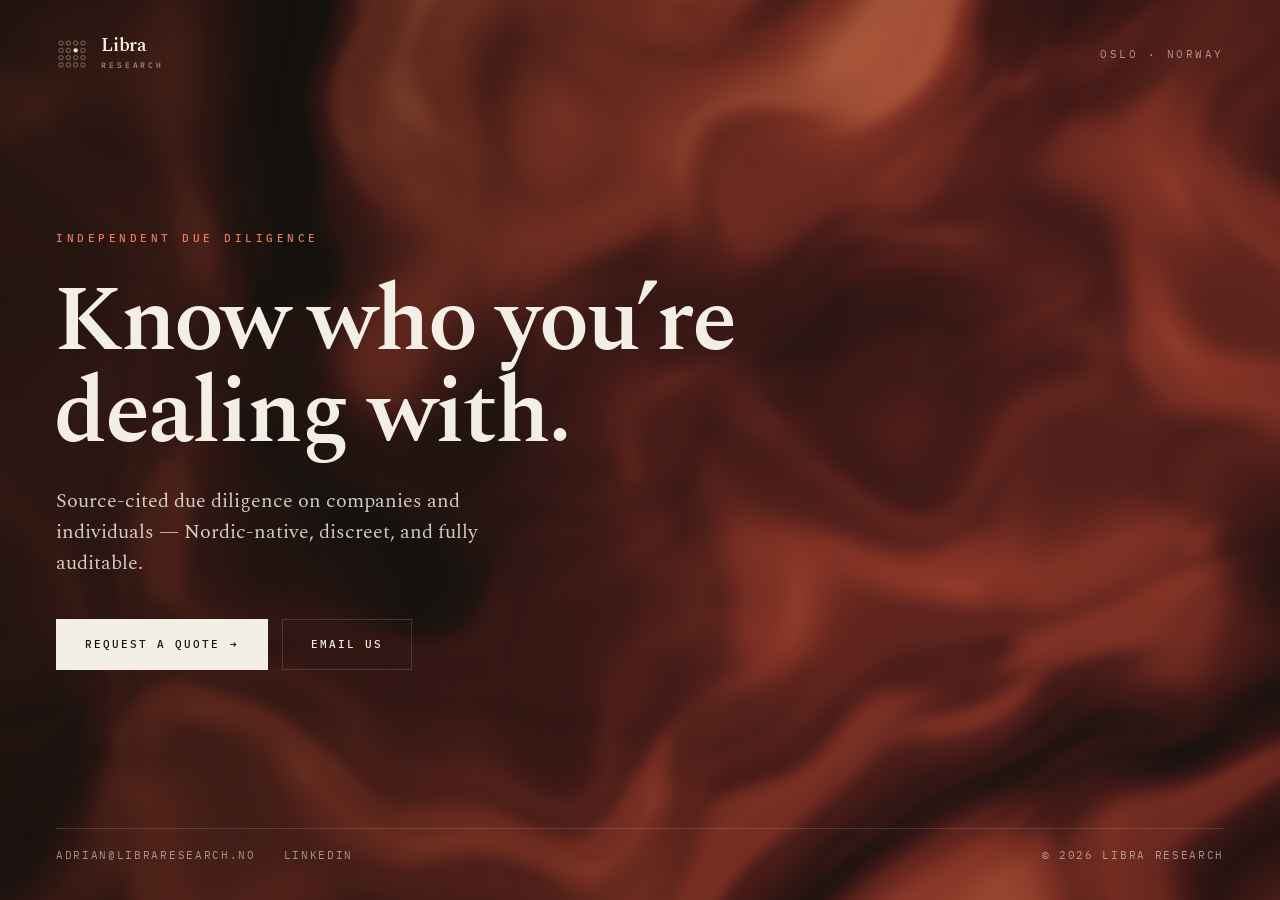
<file: index.html>
<!DOCTYPE html>
<html lang="en">
<head>
  <meta charset="UTF-8">
  <meta name="viewport" content="width=device-width, initial-scale=1.0">
  <title>Libra Research — OSINT Due Diligence, Oslo</title>
  <meta name="description" content="Libra Research — independent, source-cited OSINT due diligence on companies and individuals. Nordic-native, discreet, fully auditable. Oslo, Norway. Request a quote.">
  <link rel="canonical" href="https://libraresearch.no/">
  <meta name="theme-color" content="#14120d">

  <meta property="og:type" content="website">
  <meta property="og:url" content="https://libraresearch.no/">
  <meta property="og:title" content="Libra Research — OSINT Due Diligence">
  <meta property="og:description" content="Independent, source-cited due diligence on companies and individuals. Nordic-native. Oslo, Norway.">
  <meta name="twitter:card" content="summary">

  <link rel="icon" type="image/svg+xml" href="assets/favicon.svg">

  <link rel="preconnect" href="https://fonts.googleapis.com">
  <link rel="preconnect" href="https://fonts.gstatic.com" crossorigin>
  <link href="https://fonts.googleapis.com/css2?family=IBM+Plex+Mono:wght@400;500&family=Spectral:ital,wght@0,400;0,500;0,600;1,400;1,500&display=swap" rel="stylesheet">

  <script type="application/ld+json">
  {
    "@context": "https://schema.org",
    "@type": "ProfessionalService",
    "name": "Libra Research",
    "description": "Independent OSINT due diligence and business intelligence. Analyst-grade, source-cited dossiers on companies and individuals.",
    "url": "https://libraresearch.no/",
    "email": "adrian@libraresearch.no",
    "address": {
      "@type": "PostalAddress",
      "addressLocality": "Oslo",
      "addressCountry": "NO"
    },
    "areaServed": "Nordics and international",
    "sameAs": ["https://www.linkedin.com/company/certa-research/"]
  }
  </script>

  <style>
  /* ==========================================================================
     Libra Research — single-screen cover.
     A slow flowing gradient (WebGL) in our oxblood/ember warmth on deep ink,
     behind a minimal statement. Static gradient fallback for reduced-motion.
     ========================================================================== */

  :root {
    --ink:      #14120d;
    --paper:    #f3efe6;
    --muted:    rgba(243, 239, 230, 0.56);
    --hair:     rgba(243, 239, 230, 0.16);
    --accent:   oklch(0.7 0.14 38);   /* warm ember/oxblood — for the small kicker only */

    --serif: "Spectral", Georgia, "Times New Roman", serif;
    --mono:  "IBM Plex Mono", ui-monospace, "SF Mono", Menlo, monospace;
    --gutter: 56px;
  }

  *, *::before, *::after { box-sizing: border-box; }
  html { -webkit-font-smoothing: antialiased; text-rendering: optimizeLegibility; }

  body {
    margin: 0;
    background: var(--ink);
    color: var(--paper);
    font-family: var(--serif);
    font-size: 17px;
    line-height: 1.6;
    font-feature-settings: "liga" 1, "kern" 1;
    -webkit-tap-highlight-color: transparent;
  }
  a { color: inherit; }
  h1, p { margin: 0; }

  @media (max-width: 720px) { :root { --gutter: 24px; } }

  .mono { font-family: var(--mono); }

  .skip {
    position: absolute; left: -9999px; top: 0; z-index: 50;
    font-family: var(--mono); font-size: 12px; letter-spacing: 0.1em;
    background: var(--paper); color: var(--ink); padding: 12px 20px;
  }
  .skip:focus { left: 0; }
  :focus-visible { outline: 2px solid var(--paper); outline-offset: 4px; }

  /* ---- flowing background ---- */

  .bg {
    position: fixed; inset: 0; z-index: -2; width: 100%; height: 100%;
    display: block;
    /* fallback / pre-paint: a static version of the same palette */
    background:
      radial-gradient(80% 70% at 72% 38%, rgba(150,58,40,0.42) 0%, rgba(150,58,40,0) 55%),
      radial-gradient(70% 60% at 88% 78%, rgba(120,40,32,0.40) 0%, rgba(120,40,32,0) 60%),
      radial-gradient(90% 80% at 18% 90%, rgba(70,26,26,0.45) 0%, rgba(70,26,26,0) 60%),
      var(--ink);
  }

  /* legibility lift on the left, where the statement sits */
  .cover::before {
    content: ""; position: fixed; inset: 0; z-index: -1; pointer-events: none;
    background: linear-gradient(100deg, rgba(20,18,13,0.64) 0%, rgba(20,18,13,0.24) 40%, rgba(20,18,13,0) 68%);
  }

  /* ---- cover shell ---- */

  .cover {
    position: relative;
    min-height: 100vh; min-height: 100svh;
    display: flex; flex-direction: column;
    padding: clamp(22px, 4vh, 40px) var(--gutter);
    overflow: hidden;
  }

  .cover-top { display: flex; align-items: center; justify-content: space-between; gap: 18px; }
  .brand { display: flex; align-items: center; gap: 13px; text-decoration: none; }
  .brand .mk { width: 32px; height: 32px; display: block; color: var(--paper); }
  .brand .words { display: flex; flex-direction: column; }
  .brand .nm { font-family: var(--serif); font-weight: 600; font-size: 19px; line-height: 1; letter-spacing: -0.01em; }
  .brand .ds { font-family: var(--mono); font-size: 8px; font-weight: 500; letter-spacing: 0.36em; text-transform: uppercase; color: var(--muted); margin-top: 4px; }
  .cover-loc { font-family: var(--mono); font-size: 10.5px; letter-spacing: 0.24em; text-transform: uppercase; color: var(--muted); }

  .cover-center { flex: 1; display: flex; flex-direction: column; justify-content: center; padding: 48px 0; }
  .kicker {
    font-family: var(--mono); font-size: 11px; font-weight: 500; letter-spacing: 0.32em;
    text-transform: uppercase; color: var(--accent); display: block; margin-bottom: 28px;
  }
  .cover-center h1 {
    font-family: var(--serif); font-weight: 600;
    font-size: clamp(44px, 7.4vw, 92px); line-height: 1.0; letter-spacing: -0.022em;
    margin-left: -0.02em; max-width: 15ch;
  }
  .cover-line {
    font-size: clamp(16.5px, 1.7vw, 20px); line-height: 1.55; color: rgba(243,239,230,0.84);
    max-width: 44ch; margin-top: 26px;
  }
  .cover-cta { display: flex; flex-wrap: wrap; gap: 14px; margin-top: 40px; }

  .btn {
    font-family: var(--mono); font-size: 11px; font-weight: 500; letter-spacing: 0.18em; text-transform: uppercase;
    text-decoration: none; display: inline-flex; align-items: center; gap: 10px; padding: 16px 28px;
    transition: opacity 0.15s, background 0.15s, color 0.15s, border-color 0.15s;
  }
  .btn-primary { background: var(--paper); color: var(--ink); border: 1px solid var(--paper); }
  .btn-primary:hover { opacity: 0.88; }
  .btn-ghost { background: transparent; color: var(--paper); border: 1px solid var(--hair); }
  .btn-ghost:hover { border-color: rgba(243,239,230,0.5); }

  .cover-foot {
    display: flex; flex-wrap: wrap; gap: 8px 28px; align-items: center;
    font-family: var(--mono); font-size: 10.5px; letter-spacing: 0.16em; text-transform: uppercase; color: var(--muted);
    padding-top: 18px; border-top: 1px solid var(--hair);
  }
  .cover-foot a { text-decoration: none; transition: color 0.15s; }
  .cover-foot a:hover { color: var(--paper); }
  .cover-foot .spacer { flex: 1; }
  @media (max-width: 560px) { .cover-foot .spacer { display: none; } .cover-foot { gap: 8px 18px; } }
  </style>
</head>
<body>

<a class="skip" href="#cover-center">Skip to content</a>

<canvas class="bg" id="bg" aria-hidden="true"></canvas>

<!-- Signal mark — primary brand. 4×4 dot field, solid dot at row 2 / col 3. -->
<svg width="0" height="0" style="position:absolute" aria-hidden="true" focusable="false">
  <defs>
    <symbol id="m-signal" viewBox="0 0 100 100">
      <g fill="none" stroke="currentColor" stroke-width="1.16">
        <circle cx="16" cy="16" r="6.8"/><circle cx="38.67" cy="16" r="6.8"/><circle cx="61.33" cy="16" r="6.8"/><circle cx="84" cy="16" r="6.8"/>
        <circle cx="16" cy="38.67" r="6.8"/><circle cx="38.67" cy="38.67" r="6.8"/><circle cx="84" cy="38.67" r="6.8"/>
        <circle cx="16" cy="61.33" r="6.8"/><circle cx="38.67" cy="61.33" r="6.8"/><circle cx="61.33" cy="61.33" r="6.8"/><circle cx="84" cy="61.33" r="6.8"/>
        <circle cx="16" cy="84" r="6.8"/><circle cx="38.67" cy="84" r="6.8"/><circle cx="61.33" cy="84" r="6.8"/><circle cx="84" cy="84" r="6.8"/>
      </g>
      <circle cx="61.33" cy="38.67" r="6.8" fill="currentColor"/>
    </symbol>
  </defs>
</svg>

<main class="cover">

  <header class="cover-top">
    <a class="brand" href="/" aria-label="Libra Research — home">
      <svg class="mk" aria-hidden="true"><use href="#m-signal"/></svg>
      <span class="words">
        <span class="nm">Libra</span>
        <span class="ds">Research</span>
      </span>
    </a>
    <span class="cover-loc">Oslo · Norway</span>
  </header>

  <div class="cover-center" id="cover-center">
    <span class="kicker">Independent Due Diligence</span>
    <h1>Know who you&rsquo;re dealing with.</h1>
    <p class="cover-line">Source-cited due diligence on companies and individuals — Nordic-native, discreet, and fully auditable.</p>
    <div class="cover-cta">
      <a class="btn btn-primary" href="mailto:adrian@libraresearch.no?subject=Due%20diligence%20enquiry">Request a quote <span aria-hidden="true">&rarr;</span></a>
      <a class="btn btn-ghost" href="mailto:adrian@libraresearch.no">Email us</a>
    </div>
  </div>

  <footer class="cover-foot">
    <a href="mailto:adrian@libraresearch.no">adrian@libraresearch.no</a>
    <a href="https://www.linkedin.com/company/certa-research/" target="_blank" rel="noopener">LinkedIn</a>
    <span class="spacer"></span>
    <span>&copy; <span id="year">2026</span> Libra Research</span>
  </footer>

</main>

<script>
  /* Footer year. */
  (function () {
    var y = document.getElementById('year');
    if (y) { y.textContent = String(new Date().getFullYear()); }
  })();

  /* ---- Flowing gradient background (WebGL) ----
     Domain-warped simplex noise mapped to the Libra warm palette. Slow + subtle.
     Falls back to the canvas's CSS gradient if WebGL is unavailable or the user
     prefers reduced motion. */
  (function () {
    var canvas = document.getElementById('bg');
    var reduce = window.matchMedia && window.matchMedia('(prefers-reduced-motion: reduce)').matches;
    var gl = null;
    try { gl = canvas.getContext('webgl') || canvas.getContext('experimental-webgl'); } catch (e) { gl = null; }
    if (!gl) { return; }            // CSS gradient on .bg remains as the backdrop
    canvas.style.background = 'none'; // hand over to the shader

    var vsrc = 'attribute vec2 a; void main(){ gl_Position = vec4(a,0.0,1.0); }';
    var fsrc = [
      'precision highp float;',
      'uniform vec2 u_res; uniform float u_time;',
      'vec3 mod289(vec3 x){return x-floor(x*(1.0/289.0))*289.0;}',
      'vec2 mod289(vec2 x){return x-floor(x*(1.0/289.0))*289.0;}',
      'vec3 permute(vec3 x){return mod289(((x*34.0)+1.0)*x);}',
      'float snoise(vec2 v){',
      '  const vec4 C=vec4(0.211324865405187,0.366025403784439,-0.577350269189626,0.024390243902439);',
      '  vec2 i=floor(v+dot(v,C.yy)); vec2 x0=v-i+dot(i,C.xx);',
      '  vec2 i1=(x0.x>x0.y)?vec2(1.0,0.0):vec2(0.0,1.0);',
      '  vec4 x12=x0.xyxy+C.xxzz; x12.xy-=i1; i=mod289(i);',
      '  vec3 p=permute(permute(i.y+vec3(0.0,i1.y,1.0))+i.x+vec3(0.0,i1.x,1.0));',
      '  vec3 m=max(0.5-vec3(dot(x0,x0),dot(x12.xy,x12.xy),dot(x12.zw,x12.zw)),0.0);',
      '  m=m*m; m=m*m;',
      '  vec3 x=2.0*fract(p*C.www)-1.0; vec3 h=abs(x)-0.5; vec3 ox=floor(x+0.5); vec3 a0=x-ox;',
      '  m*=1.79284291400159-0.85373472095314*(a0*a0+h*h);',
      '  vec3 g; g.x=a0.x*x0.x+h.x*x0.y; g.yz=a0.yz*x12.xz+h.yz*x12.yw;',
      '  return 130.0*dot(m,g);',
      '}',
      'float fbm(vec2 p){ float s=0.0,a=0.5; for(int i=0;i<4;i++){ s+=a*snoise(p); p*=2.0; a*=0.5; } return s; }',
      'void main(){',
      '  vec2 uv=gl_FragCoord.xy/u_res.xy;',
      '  vec2 p=vec2(uv.x*(u_res.x/u_res.y),uv.y);',
      '  float t=u_time*0.008;',
      '  vec2 q=vec2(fbm(p*0.4+vec2(0.0,t)),fbm(p*0.4+vec2(4.3,-t)));',
      '  float n=fbm(p*0.44+q*1.25+vec2(t*0.35,-t*0.2)); n=n*0.5+0.5;',
      '  vec3 ink=vec3(0.085,0.07,0.058);',
      '  vec3 maroon=vec3(0.30,0.11,0.10);',
      '  vec3 oxb=vec3(0.58,0.22,0.16);',
      '  vec3 ember=vec3(0.82,0.42,0.28);',
      '  vec3 sand=vec3(0.88,0.74,0.55);',
      '  vec3 col=ink;',
      '  col=mix(col,maroon,smoothstep(0.24,0.54,n));',
      '  col=mix(col,oxb,   smoothstep(0.48,0.74,n));',
      '  col=mix(col,ember, smoothstep(0.70,0.90,n));',
      '  col=mix(col,sand,  smoothstep(0.88,1.0,n)*0.50);',
      '  col=mix(ink,col,0.92);',
      '  float vig=smoothstep(1.35,0.15,length(uv-0.5)); col*=mix(0.70,1.0,vig);',
      '  gl_FragColor=vec4(col,1.0);',
      '}'
    ].join('\n');

    function sh(type, src) {
      var s = gl.createShader(type); gl.shaderSource(s, src); gl.compileShader(s);
      if (!gl.getShaderParameter(s, gl.COMPILE_STATUS)) { return null; }
      return s;
    }
    var vs = sh(gl.VERTEX_SHADER, vsrc), fs = sh(gl.FRAGMENT_SHADER, fsrc);
    if (!vs || !fs) { return; }
    var prog = gl.createProgram(); gl.attachShader(prog, vs); gl.attachShader(prog, fs); gl.linkProgram(prog);
    if (!gl.getProgramParameter(prog, gl.LINK_STATUS)) { return; }
    gl.useProgram(prog);

    var buf = gl.createBuffer(); gl.bindBuffer(gl.ARRAY_BUFFER, buf);
    gl.bufferData(gl.ARRAY_BUFFER, new Float32Array([-1,-1, 3,-1, -1,3]), gl.STATIC_DRAW);
    var loc = gl.getAttribLocation(prog, 'a'); gl.enableVertexAttribArray(loc);
    gl.vertexAttribPointer(loc, 2, gl.FLOAT, false, 0, 0);
    var uRes = gl.getUniformLocation(prog, 'u_res'), uTime = gl.getUniformLocation(prog, 'u_time');

    function resize() {
      var dpr = Math.min(window.devicePixelRatio || 1, 1.5);
      var w = Math.floor(canvas.clientWidth * dpr), h = Math.floor(canvas.clientHeight * dpr);
      if (canvas.width !== w || canvas.height !== h) { canvas.width = w; canvas.height = h; gl.viewport(0, 0, w, h); }
    }
    window.addEventListener('resize', resize);

    var start = performance.now(), raf = null, running = false;
    function draw(now) {
      resize();
      gl.uniform2f(uRes, canvas.width, canvas.height);
      gl.uniform1f(uTime, (now - start) / 1000);
      gl.drawArrays(gl.TRIANGLES, 0, 3);
      if (running) { raf = requestAnimationFrame(draw); }
    }
    function play()  { if (!running && !reduce) { running = true; raf = requestAnimationFrame(draw); } }
    function pause() { running = false; if (raf) cancelAnimationFrame(raf); }

    resize();
    draw(performance.now());                 // paint one frame immediately (and the only frame if reduced-motion)
    if (!reduce) {
      play();
      document.addEventListener('visibilitychange', function () { document.hidden ? pause() : play(); });
    }
  })();
</script>
</body>
</html>
</file>
